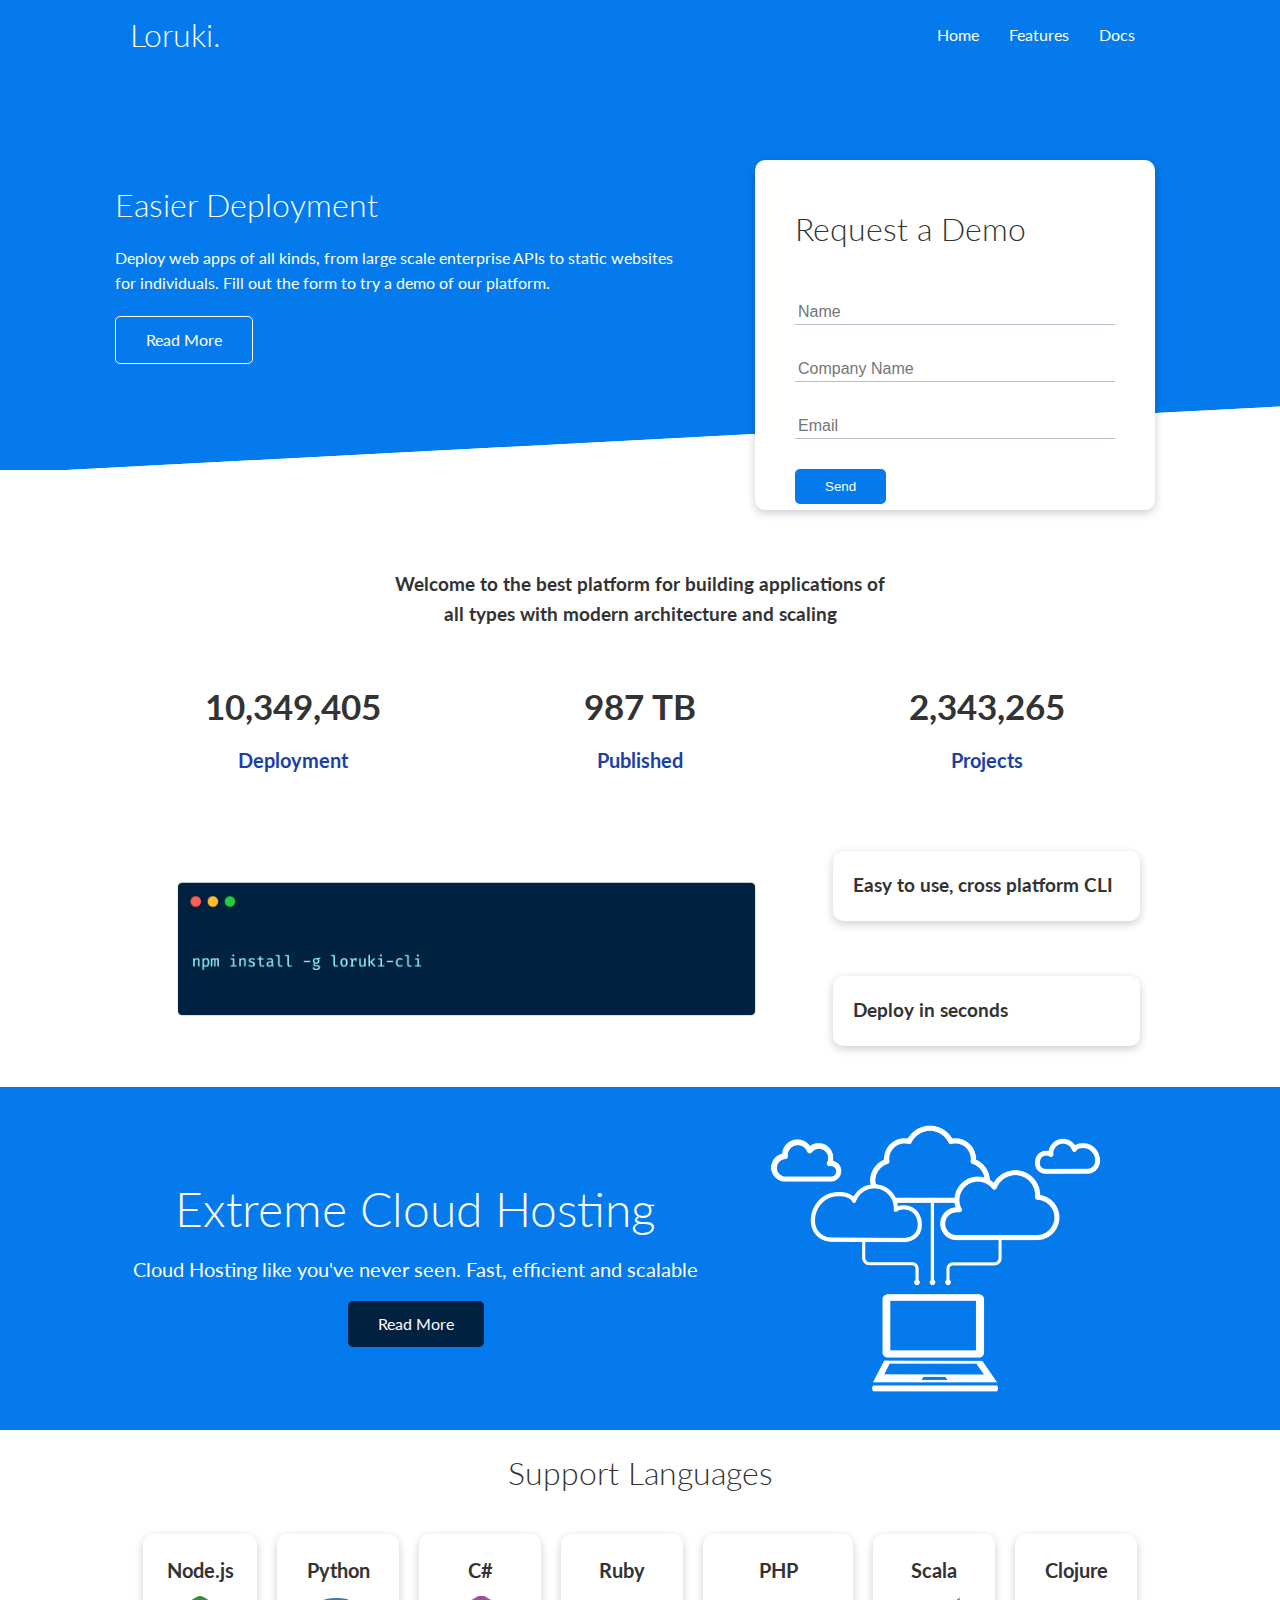
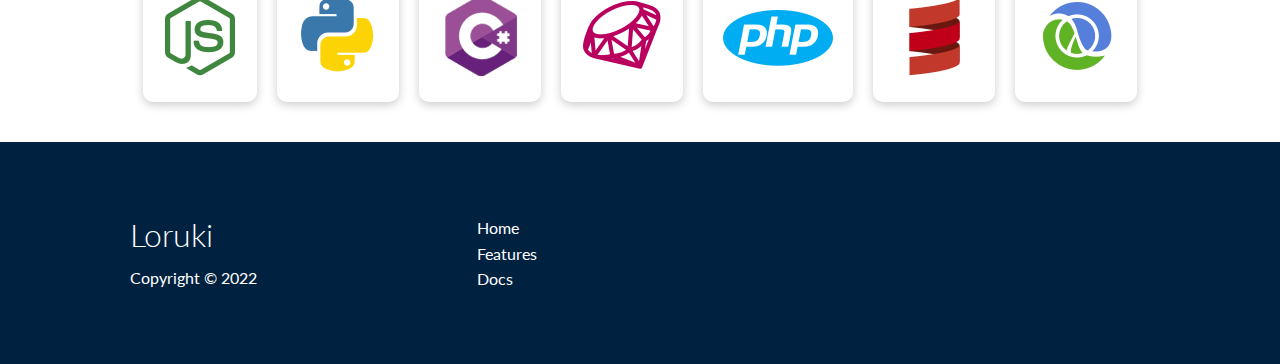
<file: index.html>
<!DOCTYPE html>
<html lang="en">
<head>
    <meta charset="UTF-8">
    <meta http-equiv="X-UA-Compatible" content="IE=edge">
    <meta name="viewport" content="width=device-width, initial-scale=1.0">
    <link rel="stylesheet" href="https://cdnjs.cloudflare.com/ajax/libs/font-awesome/6.0.0-beta3/css/all.min.css" integrity="sha512-Fo3rlrZj/k7ujTnHg4CGR2D7kSs0v4LLanw2qksYuRlEzO+tcaEPQogQ0KaoGN26/zrn20ImR1DfuLWnOo7aBA==" crossorigin="anonymous" referrerpolicy="no-referrer" />
    <link rel="stylesheet" href="css/utilites.css">
    <link rel="stylesheet" href="css/style.css">
    <title>Loruki | Cloud Hosting For Everyone</title>
</head>
<body>

    <!-- Navbar -->
    <div class="navbar">
        <div class="container flex">
            <h1 class="logo">Loruki.</h1>
            <nav>
                <ul>
                    <li><a href="index.html">Home</a></li>
                    <li><a href="features.html">Features</a></li>
                    <li><a href="docs.html">Docs</a></li>
                </ul>
            </nav>
        </div>
    </div>

    <!-- Showcase -->
    <section class="showcase">
        <div class="container grid">
            <div class="showcase-text">
                <h1>Easier Deployment</h1>
                <p>Deploy web apps of all kinds, from large scale enterprise APIs to static websites for individuals. Fill out the form to try a demo of our platform.</p>
                <a href="docs.html" class="btn btn-outline">Read More</a>
            </div>

            <div class="showcase-form card">
                <h1>Request a Demo</h1>
                <form name="contact" method="POST" netlify-honeypot="bot-field" data-netlify="true">
                    <input type="hidden" name="form-name" value="contact">
                    <p class="hidden">
                        <label>
                        Don’t fill this out if you’re human: <input name="bot-field" />
                        </label>
                    </p>
                    <div class="form-control">
                        <input type="text" name="name" placeholder="Name" required>
                    </div>
                    <div class="form-control">
                        <input type="text" name="company" placeholder="Company Name" required>
                    </div>
                    <div class="form-control">
                        <input type="email" name="email" placeholder="Email" required> 
                    </div>
                    <input type="submit" value="Send" class="btn btn-primary">
                </form>
            </div>
        </div>
    </section>

    <!-- Stats -->
    <section class="stats">
        <div class="container">
            <h3 class="stats-heading text-center my-1">
                Welcome to the best platform for building applications of all types with modern architecture and scaling
            </h3>

            <div class="grid grid-3 text-center my-4">
                <div>
                    <i class="fas fa-server fa-3x"></i>
                    <h3>10,349,405</h3>
                    <p class="text-secondary">Deployment</p>
                </div>
                <div>
                    <i class="fas fa-upload fa-3x"></i>
                    <h3>987 TB</h3>
                    <p class="text-secondary">Published</p>
                </div>
                <div>
                    <i class="fas fa-project-diagram fa-3x"></i>
                    <h3>2,343,265</h3>
                    <p class="text-secondary">Projects</p>
                </div>
            </div>
        </div>
    </section>

    <!-- Cli -->
    <section class="cli">
        <div class="container grid">
            <img src="images/cli.png" alt="">
            <div class="card">
                <h3>Easy to use, cross platform CLI</h3>
            </div>
            <div class="card">
                <h3>Deploy in seconds</h3>
            </div>
        </div>
    </section>

    <!-- Cloud -->
    <section class="cloud bg-primary my-2 py-2">
        <div class="container grid">
            <div class="text-center">
                <h2 class="lg">Extreme Cloud Hosting</h2>
                <p class="lead my-1">Cloud Hosting like you've never seen. Fast, efficient and scalable</p>
                <a href="features.html" class="btn btn-dark">Read More</a>
            </div>
            <img src="images/cloud.png" alt="">
        </div>
    </section>

    <!-- Languages -->
    <section class="languages">
        <h2 class="md text-center my-2">Support Languages</h2>
        <div class="container flex">
            <div class="card">
                <h4>Node.js</h4>
                <img src="images/logos/node.png" alt="">
            </div>
            <div class="card">
                <h4>Python</h4>
                <img src="images/logos/python.png" alt="">
            </div>
            <div class="card">
                <h4>C#</h4>
                <img src="images/logos/csharp.png" alt="">
            </div>
            <div class="card">
                <h4>Ruby</h4>
                <img src="images/logos/ruby.png" alt="">
            </div>
            <div class="card">
                <h4>PHP</h4>
                <img src="images/logos/php.png" alt="">
            </div>
            <div class="card">
                <h4>Scala</h4>
                <img src="images/logos/scala.png" alt="">
            </div>
            <div class="card">
                <h4>Clojure</h4>
                <img src="images/logos/clojure.png" alt="">
            </div>
        </div>
    </section>

    <!-- Footer -->
    <footer class="footer bg-dark py-5">
        <div class="container grid grid-3">
            <div>
                <h1>Loruki</h1>
                <p>Copyright &copy; 2022</p>
            </div>
            <nav>
                <ul>
                    <li><a href="index.html">Home</a></li>
                    <li><a href="features.html">Features</a></li>
                    <li><a href="docs.html">Docs</a></li>
                </ul>
            </nav>
            <div class="social">
                <a href="#"><i class="fab fa-github fa-2x"></i></a>
                <a href="#"><i class="fab fa-facebook fa-2x"></i></a>
                <a href="#"><i class="fab fa-instagram fa-2x"></i></a>
                <a href="#"><i class="fab fa-twitter fa-2x"></i></a>
            </div>
        </div>
    </footer>

</body>
</html>
</file>
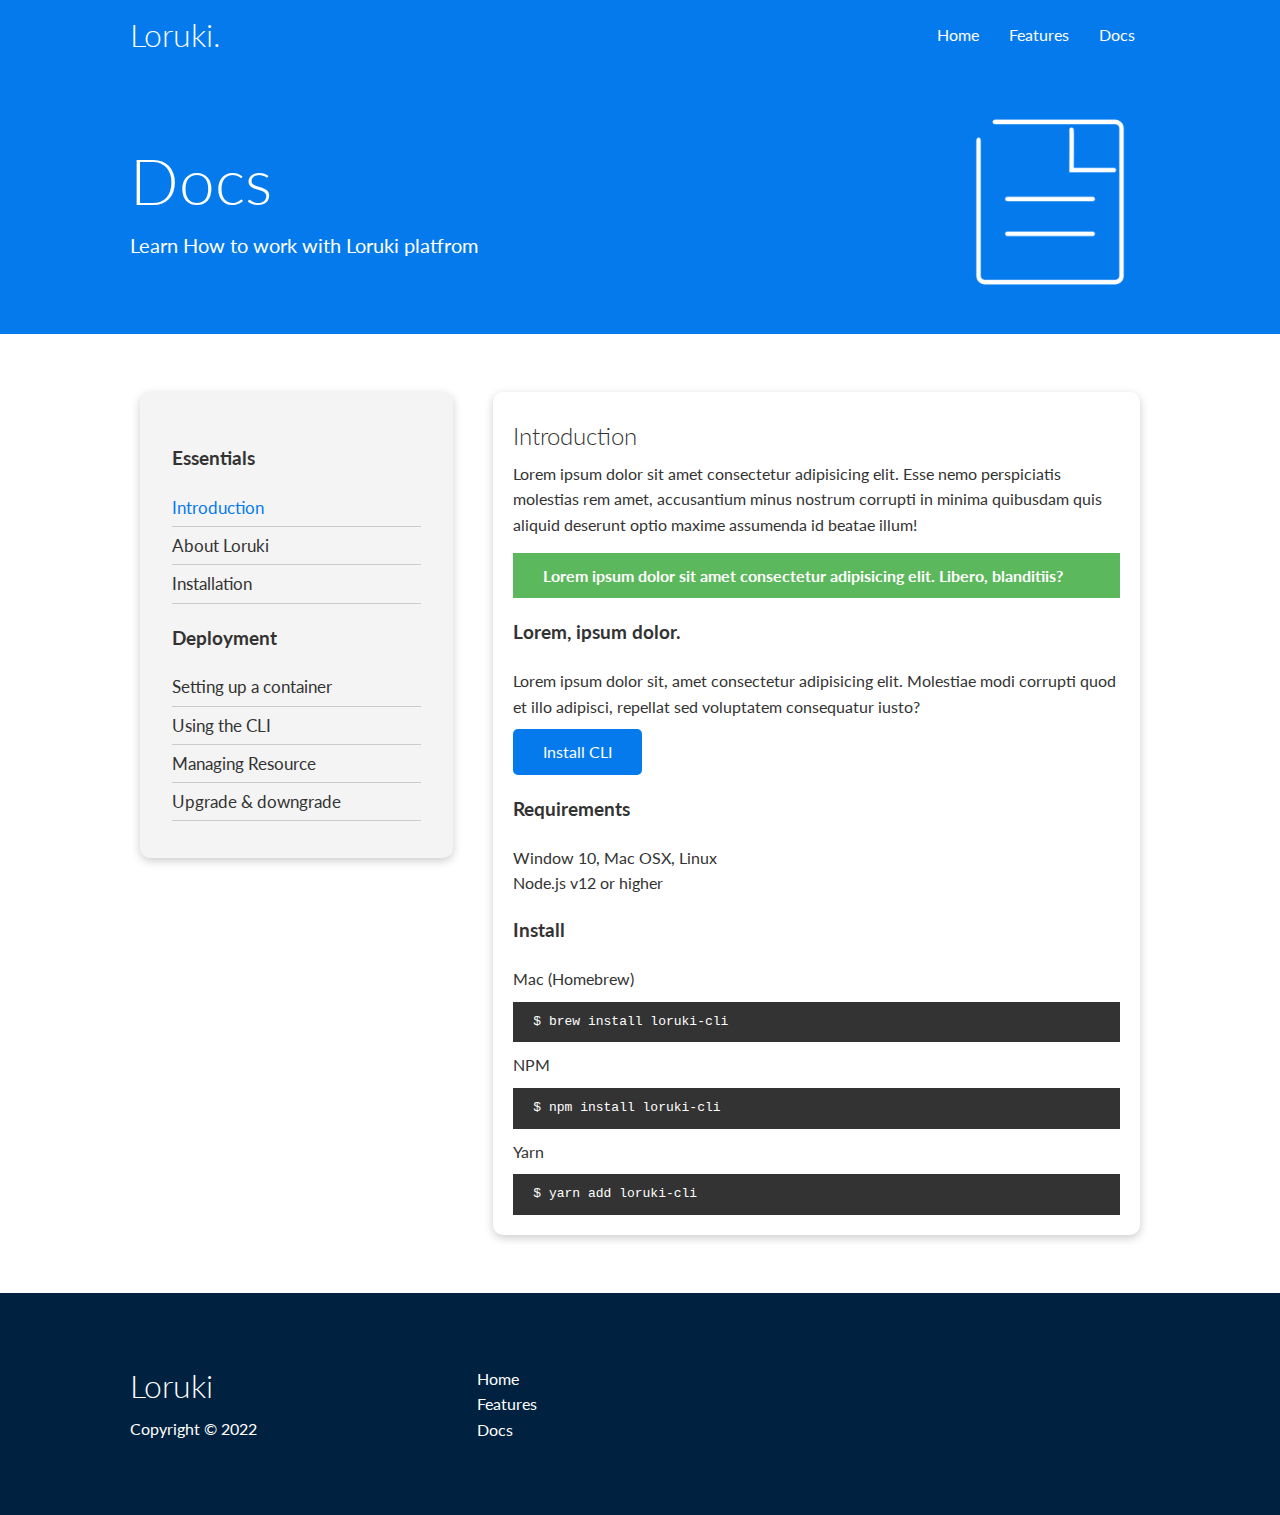
<file: docs.html>
<!DOCTYPE html>
<html lang="en">
<head>
    <meta charset="UTF-8">
    <meta http-equiv="X-UA-Compatible" content="IE=edge">
    <meta name="viewport" content="width=device-width, initial-scale=1.0">
    <link rel="stylesheet" href="https://cdnjs.cloudflare.com/ajax/libs/font-awesome/6.0.0-beta3/css/all.min.css" integrity="sha512-Fo3rlrZj/k7ujTnHg4CGR2D7kSs0v4LLanw2qksYuRlEzO+tcaEPQogQ0KaoGN26/zrn20ImR1DfuLWnOo7aBA==" crossorigin="anonymous" referrerpolicy="no-referrer" />
    <link rel="stylesheet" href="css/utilites.css">
    <link rel="stylesheet" href="css/style.css">
    <title>Loruki | Cloud Hosting For Everyone</title>
</head>
<body>

    <!-- Navbar -->
    <div class="navbar">
        <div class="container flex">
            <h1 class="logo">Loruki.</h1>
            <nav>
                <ul>
                    <li><a href="index.html">Home</a></li>
                    <li><a href="features.html">Features</a></li>
                    <li><a href="docs.html">Docs</a></li>
                </ul>
            </nav>
        </div>
    </div>

    <!-- Docs -->
    <section class="docs-head bg-primary py-3">
        <div class="container grid">
            <div>
                <h1 class="xl">Docs</h1>
                <p class="lead">
                    Learn How to work with Loruki platfrom
                </p>
            </div>
            <img src="images/docs.png" alt="">
        </div>
    </section>

    <!-- Docs main -->
    <section class="docs-main my-4">
        <div class="container grid">
            <div class="card bg-light p-3">
                <h3 class="my-2">Essentials</h3>
                <nav>
                    <ul>
                        <li><a href="#" class="text-primary">Introduction</a></li>
                        <li><a href="#">About Loruki</a></li>
                        <li><a href="#">Installation</a></li>
                    </ul>
                </nav>

                <h3 class="my-2">Deployment</h3>
                <nav>
                    <ul>
                        <li><a href="#">Setting up a container</a></li>
                        <li><a href="#">Using the CLI</a></li>
                        <li><a href="#">Managing Resource</a></li>
                        <li><a href="#">Upgrade & downgrade</a></li>
                    </ul>
                </nav>
            </div>
            <div class="card">
                <h2>Introduction</h2>
                <p>Lorem ipsum dolor sit amet consectetur adipisicing elit. Esse nemo perspiciatis molestias rem amet, accusantium minus nostrum corrupti in minima quibusdam quis aliquid deserunt optio maxime assumenda id beatae illum!</p>
                <div class="alert alert-success">
                    <i class="fas fa-info"></i>Lorem ipsum dolor sit amet consectetur adipisicing elit. Libero, blanditiis?
                </div>

                <h3>Lorem, ipsum dolor.</h3>
                <p>Lorem ipsum dolor sit, amet consectetur adipisicing elit. Molestiae modi corrupti quod et illo adipisci, repellat sed voluptatem consequatur iusto?</p>
                <a href="#" class="btn btn-primary">Install CLI</a>

                <h3>Requirements</h3>
                <ul>
                    <li>Window 10, Mac OSX, Linux</li>
                    <li>Node.js v12 or higher</li>
                </ul>

                <h3>Install</h3>
                <p>Mac (Homebrew)</p>
                <pre><code>$ brew install loruki-cli</code></pre>
                <p>NPM</p>
                <pre><code>$ npm install loruki-cli</code></pre>
                <p>Yarn</p>
                <pre><code>$ yarn add loruki-cli</code></pre>
            </div>
        </div>
    </section>

    <!-- Footer -->
    <footer class="footer bg-dark py-5">
        <div class="container grid grid-3">
            <div>
                <h1>Loruki</h1>
                <p>Copyright &copy; 2022</p>
            </div>
            <nav>
                <ul>
                    <li><a href="index.html">Home</a></li>
                    <li><a href="features.html">Features</a></li>
                    <li><a href="docs.html">Docs</a></li>
                </ul>
            </nav>
            <div class="social">
                <a href="#"><i class="fab fa-github fa-2x"></i></a>
                <a href="#"><i class="fab fa-facebook fa-2x"></i></a>
                <a href="#"><i class="fab fa-instagram fa-2x"></i></a>
                <a href="#"><i class="fab fa-twitter fa-2x"></i></a>
            </div>
        </div>
    </footer>

</body>
</html>
</file>
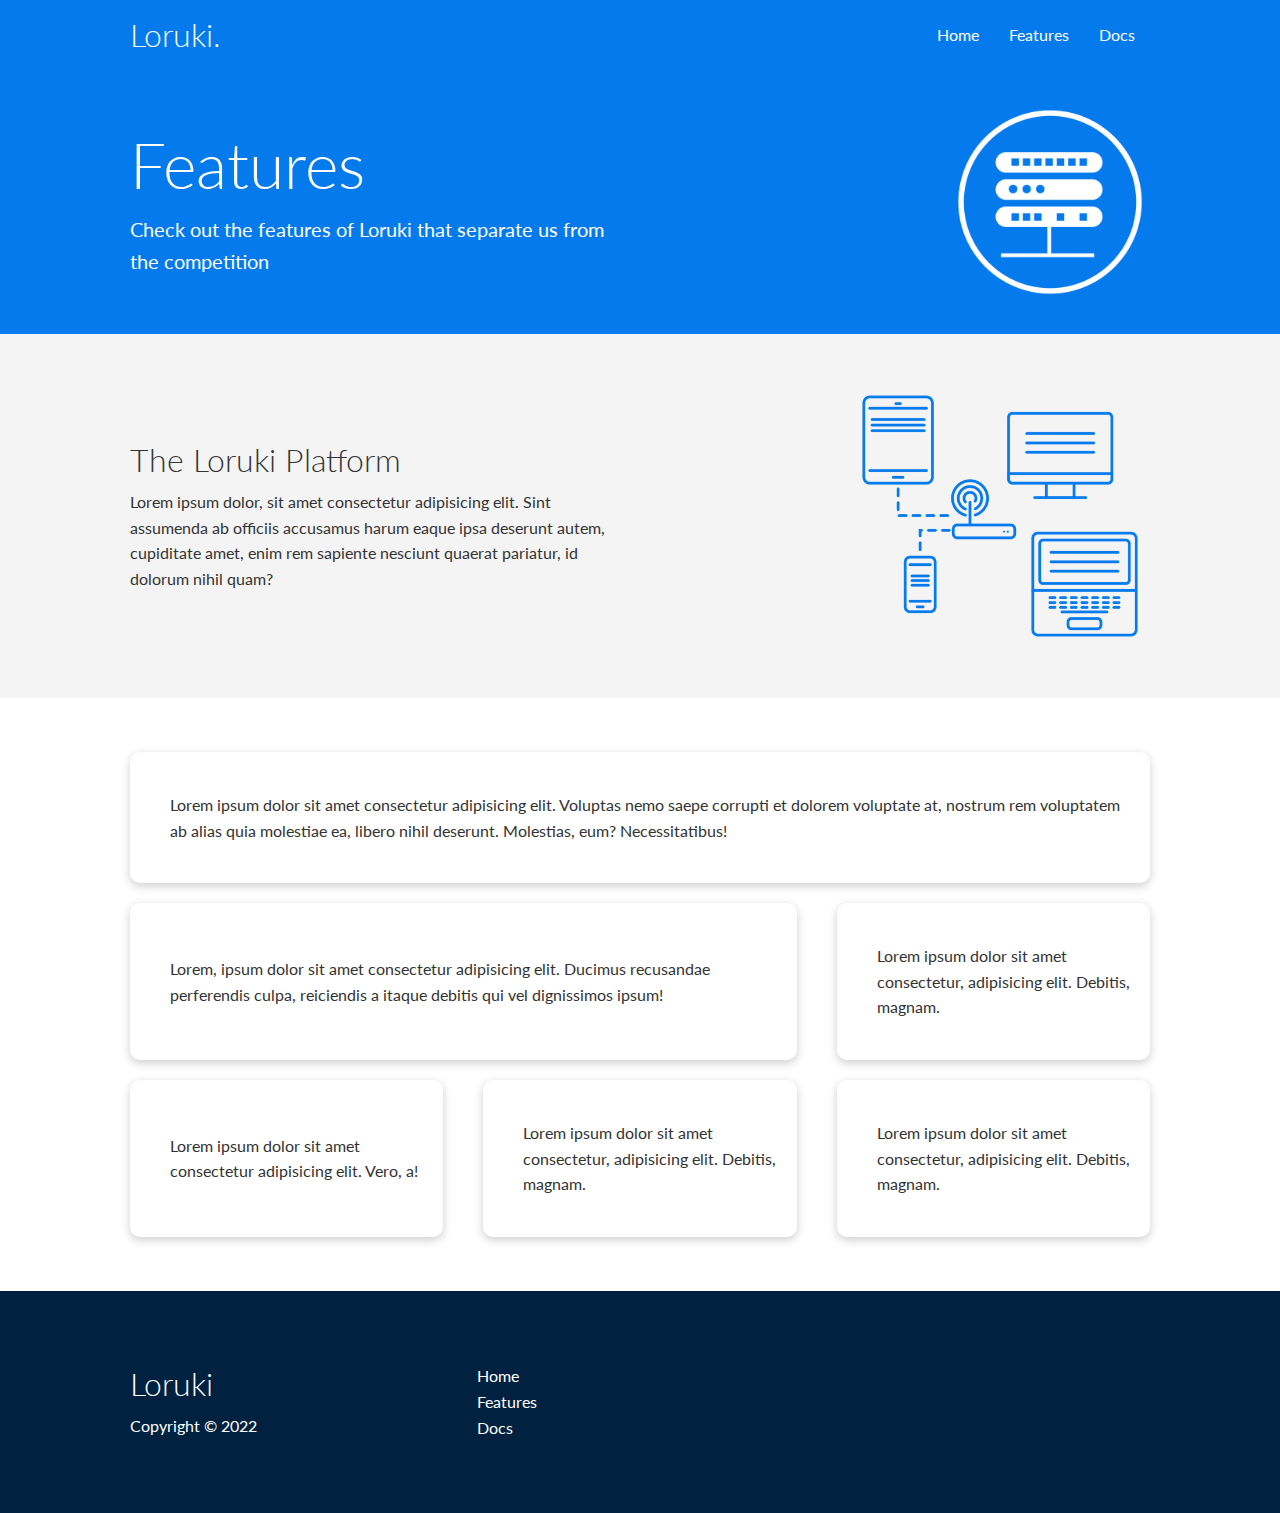
<file: features.html>
<!DOCTYPE html>
<html lang="en">
<head>
    <meta charset="UTF-8">
    <meta http-equiv="X-UA-Compatible" content="IE=edge">
    <meta name="viewport" content="width=device-width, initial-scale=1.0">
    <link rel="stylesheet" href="https://cdnjs.cloudflare.com/ajax/libs/font-awesome/6.0.0-beta3/css/all.min.css" integrity="sha512-Fo3rlrZj/k7ujTnHg4CGR2D7kSs0v4LLanw2qksYuRlEzO+tcaEPQogQ0KaoGN26/zrn20ImR1DfuLWnOo7aBA==" crossorigin="anonymous" referrerpolicy="no-referrer" />
    <link rel="stylesheet" href="css/utilites.css">
    <link rel="stylesheet" href="css/style.css">
    <title>Loruki | Cloud Hosting For Everyone</title>
</head>
<body>

    <!-- Navbar -->
    <div class="navbar">
        <div class="container flex">
            <h1 class="logo">Loruki.</h1>
            <nav>
                <ul>
                    <li><a href="index.html">Home</a></li>
                    <li><a href="features.html">Features</a></li>
                    <li><a href="docs.html">Docs</a></li>
                </ul>
            </nav>
        </div>
    </div>

    <!-- Features -->
    <section class="features-head bg-primary py-3">
        <div class="container grid">
            <div>
                <h1 class="xl">Features</h1>
                <p class="lead">
                    Check out the features of Loruki that separate us from the competition
                </p>
            </div>
            <img src="images/server.png" alt="">
        </div>
    </section>

    <!-- Sub Head -->
    <section class="features-sub-head bg-light py-3">
        <div class="container grid">
            <div>
                <h1 class="md">The Loruki Platform</h1>
                <p>
                    Lorem ipsum dolor, sit amet consectetur adipisicing elit. Sint assumenda ab officiis accusamus harum eaque ipsa deserunt autem, cupiditate amet, enim rem sapiente nesciunt quaerat pariatur, id dolorum nihil quam?
                </p>
            </div>
            <img src="images/server2.png" alt="">
        </div>
    </section>

    <!-- Main Features -->
    <section class="features-main my-2">
        <div class="container grid grid-3">
            <div class="card flex">
                <i class="fas fa-server fa-3x"></i>
                <p>Lorem ipsum dolor sit amet consectetur adipisicing elit. Voluptas nemo saepe corrupti et dolorem voluptate at, nostrum rem voluptatem ab alias quia molestiae ea, libero nihil deserunt. Molestias, eum? Necessitatibus!</p>
            </div>
            <div class="card flex">
                <i class="fas fa-network-wired fa-3x"></i>
                <p>
                    Lorem, ipsum dolor sit amet consectetur adipisicing elit. Ducimus
                    recusandae perferendis culpa, reiciendis a itaque debitis qui vel
                    dignissimos ipsum!
                </p>
            </div>
            <div class="card flex">
                <i class="fas fa-laptop-code fa-3x"></i>
                <p>
                    Lorem ipsum dolor sit amet consectetur, adipisicing elit. Debitis,
                    magnam.
                </p>
            </div>
            <div class="card flex">
                <i class="fas fa-database fa-3x"></i>
                <p>
                    Lorem ipsum dolor sit amet consectetur adipisicing elit. Vero, a!
                </p>
            </div>
            <div class="card flex">
                <i class="fas fa-power-off fa-3x"></i>
                <p>
                    Lorem ipsum dolor sit amet consectetur, adipisicing elit. Debitis,
                    magnam.
                </p>
            </div>
            <div class="card flex">
                <i class="fas fa-upload fa-3x"></i>
                <p>
                    Lorem ipsum dolor sit amet consectetur, adipisicing elit. Debitis,
                    magnam.
                </p>
            </div>
        </div>
    </section>

    <!-- Footer -->
    <footer class="footer bg-dark py-5">
        <div class="container grid grid-3">
            <div>
                <h1>Loruki</h1>
                <p>Copyright &copy; 2022</p>
            </div>
            <nav>
                <ul>
                    <li><a href="index.html">Home</a></li>
                    <li><a href="features.html">Features</a></li>
                    <li><a href="docs.html">Docs</a></li>
                </ul>
            </nav>
            <div class="social">
                <a href="#"><i class="fab fa-github fa-2x"></i></a>
                <a href="#"><i class="fab fa-facebook fa-2x"></i></a>
                <a href="#"><i class="fab fa-instagram fa-2x"></i></a>
                <a href="#"><i class="fab fa-twitter fa-2x"></i></a>
            </div>
        </div>
    </footer>

</body>
</html>
</file>
<file: css/utilites.css>
.container {
    max-width: 1100px;
    margin: 0 auto;
    overflow: auto;
    padding: 0 40px;
}

.card {
    background-color: #fff;
    color: #333;
    border-radius: 10px;
    box-shadow: 0 3px 10px rgba(0, 0, 0, 0.2);
    padding: 20px;
    margin: 10px;
}

.flex {
    display: flex;
    justify-content: center;
    align-items: center;
    height: 100%;
}

.grid {
    display: grid;
    height: 100%;
    grid-template-columns: repeat(2, 1fr);
    gap: 20px;
    justify-content: center;
    align-items: center;
}

.grid-3 {
    grid-template-columns: repeat(3, 1fr);
}

.btn {
    display: inline-block;
    cursor: pointer;
    padding: 10px 30px;
    background-color: var(--primary-color);
    color: #fff;
    border: none;
    border-radius: 5px;
}

.btn-outline {
    background-color: transparent;
    border: 1px solid #fff;
}

.btn:hover {
    transform: scale(0.98);
}

/* bg-primary & btn-primary */
.bg-primary,
.btn-primary {
    background-color: var(--primary-color);
    color: #fff;
}

.bg-secondary,
.btn-secondary {
    background-color: var(--secondary-color);
    color: #fff;
}

.bg-dark,
.btn-dark {
    background-color: var(--dark-color);
    color: #fff;
}

.bg-light,
.btn-light {
    background-color: var(--light-color);
    color: #333;
}

.bg-primary a,
.btn-primary a,
.bg-secondary a,
.btn-secondary a,
.bg-dark a,
.btn-dark a {
    color: #fff;
}

/* Teks color */
.text-primary {
    color: var(--primary-color);
}

.text-secondary {
    color: var(--secondary-color);
}

.text-dark {
    color: var(--dark-color);
}

.text-light {
    color: var(--light-color);
}

/* Teks size */

.lead {
    font-size: 20px;
}

.sm {
    font-size: 1rem;
}

.md {
    font-size: 2rem;
}

.lg {
    font-size: 3rem;
}

.xl {
    font-size: 4rem;
}

.text-center {
    text-align: center;
}

/* Alert */
.alert {
    background-color: var(--light-color);
    padding: 10px 20px;
    font-weight: bold;
    margin: 15px 0;
}

.alert i {
    margin-right: 10px;
}

.alert-success {
    background-color: var(--success-color);
    color: #fff;
}

.error-success {
    background-color: var(--error-color);
    color: #fff;
}

/* Margin */

.my-1 {
    margin: 1rem 0;
}

.my-2 {
    margin: 1.5rem 0;
}

.my-3 {
    margin: 2rem 0;
}

.my-4 {
    margin: 3rem 0;
}

.my-5 {
    margin: 4rem 0;
}

.m-1 {
    margin: 1rem;
}

.m-2 {
    margin: 1.5rem;
}

.m-3 {
    margin: 2rem;
}

.m-4 {
    margin: 3rem;
}

.m-5 {
    margin: 4rem;
}


/* Padding */

.py-1 {
    padding: 1rem 0;
}

.py-2 {
    padding: 1.5rem 0;
}

.py-3 {
    padding: 2rem 0;
}

.py-4 {
    padding: 3rem 0;
}

.py-5 {
    padding: 4rem 0;
}

.p-1 {
    padding: 1rem;
}

.p-2 {
    padding: 1.5rem;
}

.p-3 {
    padding: 2rem;
}

.p-4 {
    padding: 3rem;
}

.p-5 {
    padding: 4rem;
}
</file>
<file: css/style.css>
@import url('https://fonts.googleapis.com/css2?family=Lato:wght@300&display=swap');

:root {
    --primary-color: #047aed;
    --secondary-color: #1c3fa8;
    --dark-color: #002240;
    --light-color: #f4f4f4;
    --success-color: #5cb85c;
    --error-color: #d9534f;
}

* {
    box-sizing: border-box;
    margin: 0;
    padding: 0;
}

body {
    font-family: 'Lato', sans-serif;
    color: #333;
    line-height: 1.6;
}

ul {
    list-style: none;
}

a {
    text-decoration: none;
    color: #333;
}

h1,
h2 {
    font-weight: 300;
    line-height: 1.2;
    margin: 10px 0;
}

p {
    margin: 10px 0;
}

img {
    width: 100%;
}

code, 
pre {
    background-color: #333;
    color: #fff;
    padding: 10px;
}

.hidden {
    visibility: hidden;
    height: 0;
}

/* navbar */

.navbar {
    background-color: var(--primary-color);
    color: #fff;
    height: 70px;
}

.navbar ul {
    display: flex;
}

.navbar a {
    color: #fff;
    padding: 10px;
    margin: 0 5px;
}

.navbar a:hover {
    border-bottom: 2px solid #fff;
}

.navbar .flex {
    justify-content: space-between;
}

/* Showcase */

.showcase {
    height: 400px;
    background-color: var(--primary-color);
    color: #fff;
    position: relative;
}

.showcase h1 {
    font-style: 40px;
}

.showcase p {
    margin: 20px 0;
}

.showcase .grid {
    overflow: visible;
    grid-template-columns: 55% 45%;
    gap: 30px;
}

.showcase-text {
    animation: slideInFromLeft 1s ease-in;
}

.showcase-form {
    position: relative;
    top: 65px;
    height: 350px;
    width: 400px;
    padding: 40px;
    z-index: 100;
    justify-self: flex-end;
    animation: slideInFromRight 1s ease-in;
}

.showcase-form .form-control {
    margin: 30px 0;
}

.showcase-form input[type='text'],
.showcase-form input[type='email'] {
    border: 0;
    border-bottom: 1px solid #b4becb;
    width: 100%;
    padding: 3px;
    font-size: 16px;
}

.showcase input:focus {
    outline: none;
}

.showcase::before,
.showcase::after {
    content: '';
    height: 100px;
    position: absolute;
    bottom: -70px;
    right: 0;
    left: 0;
    background-color: #fff;
    transform: skewY(-3deg);
    -webkit-transform: skewY(-3deg);
    -moz-transform: skewY(-3deg);
    -ms-transform: skewY(-3deg);
}
 
/* Stats */

.stats {
    padding-top: 100px;
    animation: slideInFromBottom 1s ease-in;
}

.stats-heading {
    max-width: 500px;
    margin: auto;
}

.stats .grid h3 {
    font-size: 35px;
}

.stats .grid p {
    font-size: 20px;
    font-weight: bold;
}

/* Cli */

.cli .grid {
    grid-template-columns: repeat(3, 1fr);
    grid-template-rows: repeat(2, 1fr);
}

.cli .grid > *:first-child {
    grid-column: 1 / span 2;
    grid-row: 1 / span 2;
}

/* Cloud */

.cloud .grid {
    grid-template-columns: 4fr 3fr;
}

/* Languages */

.languages .flex {
    flex-wrap: wrap;
}

.languages .card {
    text-align: center;
    margin: 18px 10px 40px;
    transition: transform 0.2s ease-in;
}

.languages .card:hover {
    transform: translateY(-15px);
}

.languages .card h4 {
    font-size: 20px;
    margin-bottom: 10px;
}

/* Features */

.features-head img,
.docs-head img {
    width: 200px;
    justify-self: flex-end;
}

.features-sub-head img {
    width: 300px;
    justify-self: flex-end;
}

.features-main .card i {
    margin-right: 20px;
}

.features-main .grid {
    padding: 30px;
}

.features-main .grid > *:first-child {
    grid-column: 1 / span 3;
}

.features-main .grid > *:nth-child(2) {
    grid-column: 1 / span 2;
}

/* Docs */
.docs-main h3 {
    margin: 20px 0;
}

.docs-main .grid {
    grid-template-columns: 1fr 2fr;
    align-items: flex-start;
}

.docs-main nav li {
    font-size: 17px;
    padding-bottom: 5px;
    margin-bottom: 5px;
    border-bottom: 1px solid #ccc;
}

.docs-main a:hover {
    font-weight: bold;
}

/* Footer */
.footer .social a {
    margin: 0 10px;
}


/* Animations */
@keyframes slideInFromLeft {
    0% {
        transform: translateX(-100%);
    }

    100% {
        transform: translateX(0);
    }
}

@keyframes slideInFromRight {
    0% {
        transform: translateX(100%);
    }

    100% {
        transform: translateX(0);
    }
}

@keyframes slideInFromTop {
    0% {
        transform: translateY(-100%);
    }

    100% {
        transform: translateX(0);
    }
}

@keyframes slideInFromBottom {
    0% {
        transform: translateY(100%);
    }

    100% {
        transform: translateX(0);
    }
}

/* Tablets and under */
@media (max-width: 768px) {
    .grid,
    .showcase .grid,
    .stats .grid,
    .cli .grid,
    .cloud .grid,
    .features-main .grid,
    .docs-main .grid {
        grid-template-columns: 1fr;
        grid-template-rows: 1fr;
    }

    .showcase {
        height: auto;
    }

    .showcase-text {
        text-align: center;
        margin-top: 40px;
        animation: slideInFromTop 1s ease-in;
    }

    .showcase-form {
        justify-self: center;
        margin: auto;
        animation: slideInFromBottom 1s ease-in;
    }

    .cli .grid > *:first-child {
    grid-column: 1;
    grid-row: 1;
    }

    .features-head,
    .features-sub-head,
    .docs-head {
        text-align: center;
    }

    .features-head img,
    .features-sub-head img,
    .docs-head img {
        justify-self: center;
    }

    .features-main .grid > *:first-child,
    .features-main .grid > *:nth-child(2) {
        grid-column: 1;
    }

}


/* Mobile */

@media (max-width: 500px) {
    .navbar {
        height: 110px;
    }

    .navbar .flex {
        flex-direction: column;
    }

    .navbar ul {
        padding: 10px;
        background-color: rgba(0, 0 ,0 , .1);
    }
}
</file>
